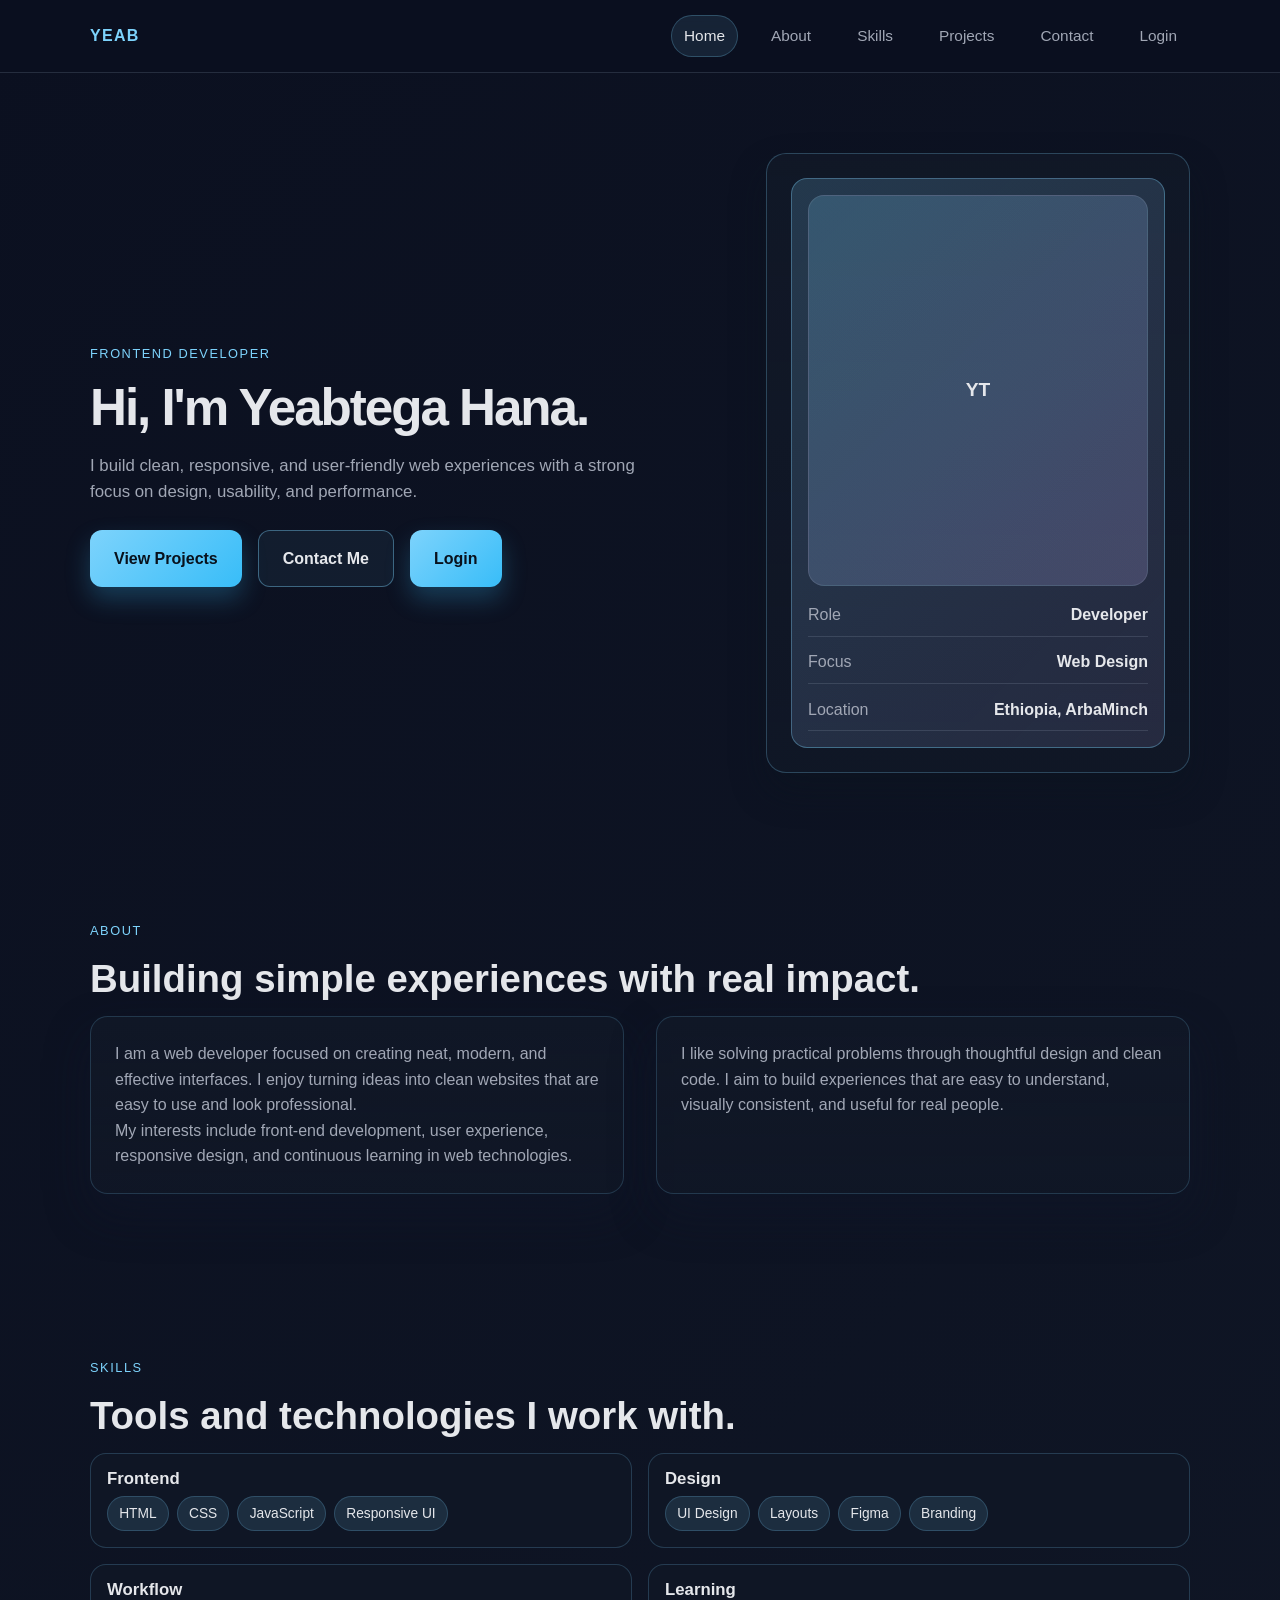
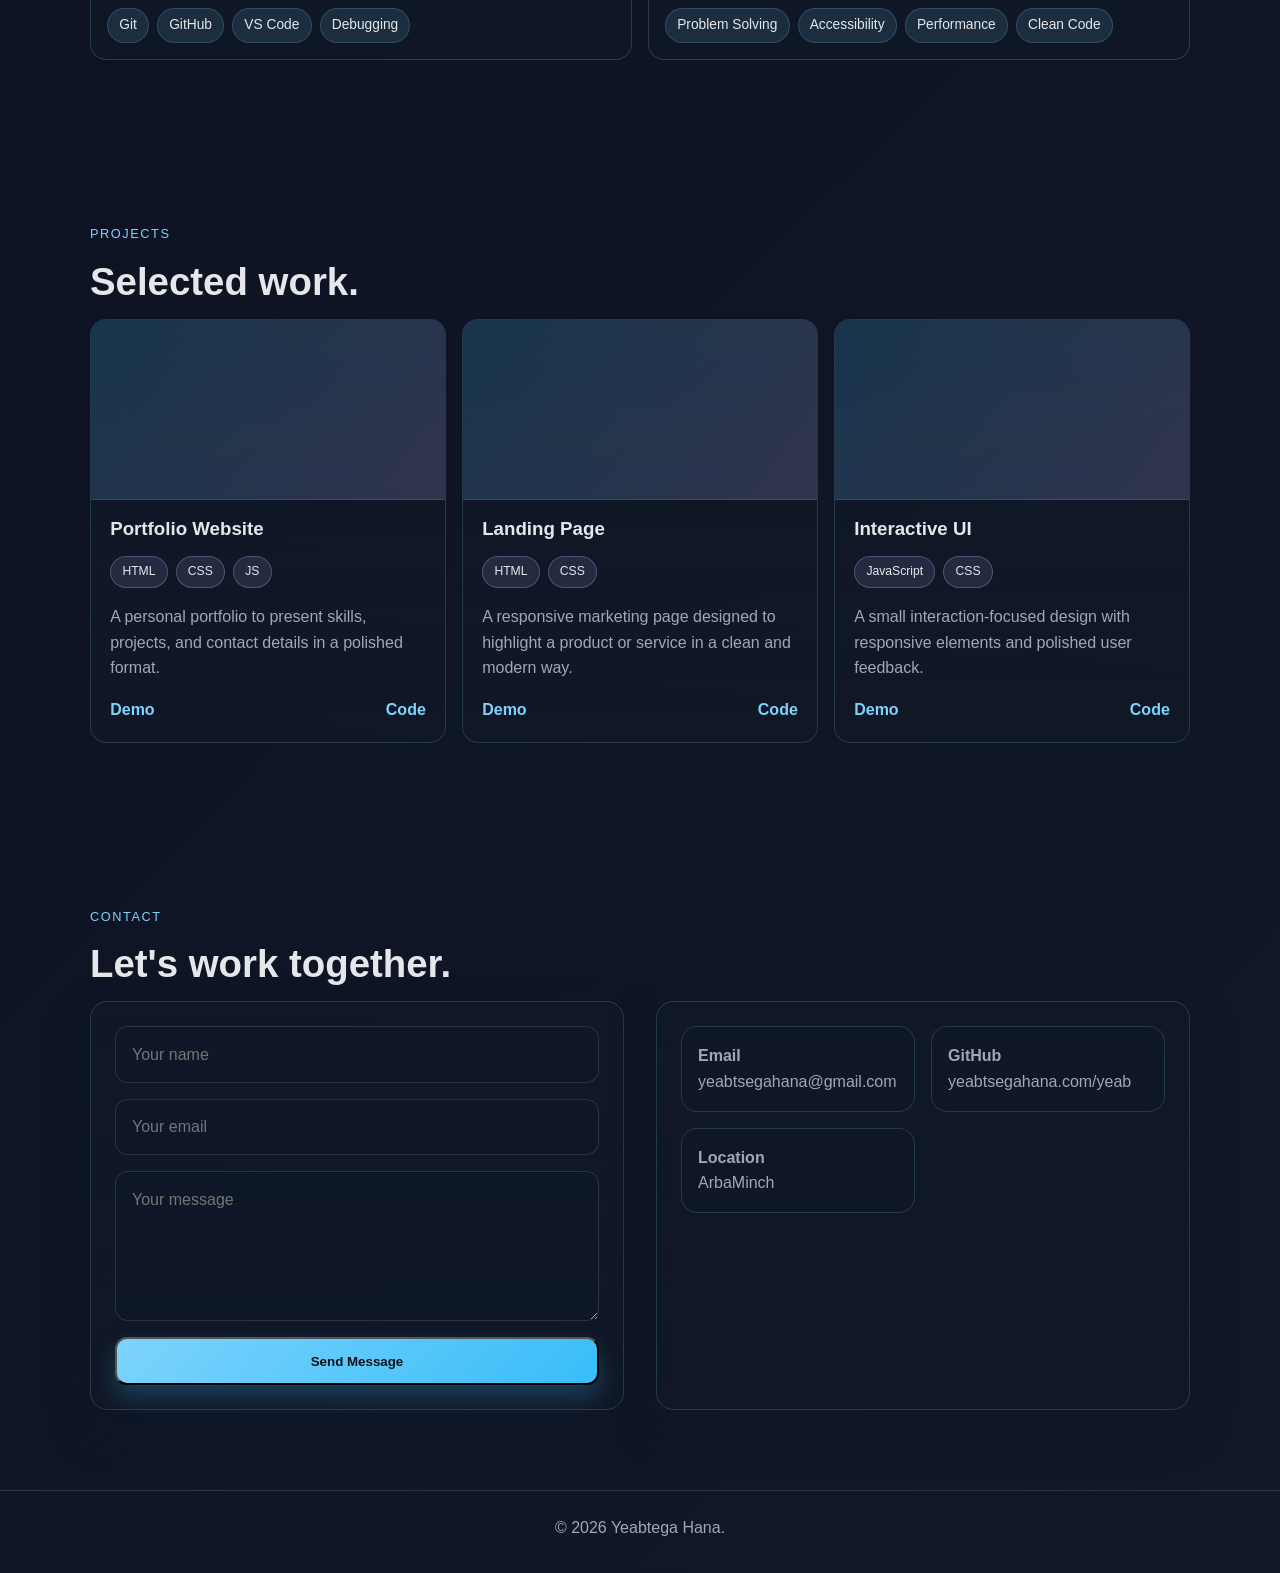
<file: Index.html>
<!DOCTYPE html>
<html lang="en">
  <head>
    <meta charset="UTF-8" />
    <meta name="viewport" content="width=device-width, initial-scale=1.0" />
    <title>Yeabtega Hana | Portfolio</title>
    <meta
      name="description"
      content="Personal portfolio website for Yeab Tsegahana, featuring projects, skills, and contact information."
    />
    <link rel="stylesheet" href="style.css" />
  </head>
  <body>
    <header class="site-header">
      <div class="container navbar">
        <a href="#home" class="brand">Yeab</a>

        <button class="menu-toggle" aria-label="Open menu">☰</button>

        <nav class="nav-menu" aria-label="Main navigation">
          <a href="#home">Home</a>
          <a href="#about">About</a>
          <a href="#skills">Skills</a>
          <a href="#projects">Projects</a>
          <a href="#contact">Contact</a>
          <a href="login.html">Login</a>
        </nav>
      </div>
    </header>

    <main>
      <section id="home" class="hero reveal">
        <div class="container hero-grid">
          <div class="hero-copy reveal">
            <span class="section-tag">Frontend Developer</span>
            <h1>Hi, I'm Yeabtega Hana.</h1>
            <p>
              I build clean, responsive, and user-friendly web experiences with a
              strong focus on design, usability, and performance.
            </p>

            <div class="hero-actions">
              <a href="#projects" class="btn btn-primary">View Projects</a>
              <a href="#contact" class="btn btn-secondary">Contact Me</a>
              <a href="login.html" class="btn btn-primary">Login</a>
            </div>
          </div>

          <div class="hero-card reveal">
            <div class="profile-box reveal">
              <div class="profile-image">YT</div>
              <div class="info-list">
                <div class="info-item">
                  <span>Role</span>
                  <strong>Developer</strong>
                </div>
                <div class="info-item">
                  <span>Focus</span>
                  <strong>Web Design</strong>
                </div>
                <div class="info-item">
                  <span>Location</span>
                  <strong>Ethiopia, ArbaMinch</strong>
                </div>
              </div>
            </div>
          </div>
        </div>
      </section>

      <section id="about" class="reveal">
        <div class="container">
          <span class="section-tag">About</span>
          <h2>Building simple experiences with real impact.</h2>

          <div class="grid about-grid">
            <div class="card reveal">
              <p>
                I am a web developer focused on creating neat, modern, and effective
                interfaces. I enjoy turning ideas into clean websites that are easy to
                use and look professional.
              </p>
              <p>
                My interests include front-end development, user experience, responsive
                design, and continuous learning in web technologies.
              </p>
            </div>

            <div class="card reveal">
              <p>
                I like solving practical problems through thoughtful design and clean
                code. I aim to build experiences that are easy to understand, visually
                consistent, and useful for real people.
              </p>
            </div>
          </div>
        </div>
      </section>

      <section id="skills" class="reveal">
        <div class="container">
          <span class="section-tag">Skills</span>
          <h2>Tools and technologies I work with.</h2>

          <div class="skill-list">
            <div class="skill-item reveal">
              <h3>Frontend</h3>
              <ul>
                <li>HTML</li>
                <li>CSS</li>
                <li>JavaScript</li>
                <li>Responsive UI</li>
              </ul>
            </div>

            <div class="skill-item reveal">
              <h3>Design</h3>
              <ul>
                <li>UI Design</li>
                <li>Layouts</li>
                <li>Figma</li>
                <li>Branding</li>
              </ul>
            </div>

            <div class="skill-item reveal">
              <h3>Workflow</h3>
              <ul>
                <li>Git</li>
                <li>GitHub</li>
                <li>VS Code</li>
                <li>Debugging</li>
              </ul>
            </div>

            <div class="skill-item reveal">
              <h3>Learning</h3>
              <ul>
                <li>Problem Solving</li>
                <li>Accessibility</li>
                <li>Performance</li>
                <li>Clean Code</li>
              </ul>
            </div>
          </div>
        </div>
      </section>

      <section id="projects" class="reveal">
        <div class="container">
          <span class="section-tag">Projects</span>
          <h2>Selected work.</h2>

          <div class="project-list">
            <article class="project-card reveal">
              <div class="project-thumb" aria-hidden="true"></div>
              <div class="project-body">
                <h3>Portfolio Website</h3>
                <div class="tag-list">
                  <span class="tag">HTML</span>
                  <span class="tag">CSS</span>
                  <span class="tag">JS</span>
                </div>
                <p>
                  A personal portfolio to present skills, projects, and contact details in a polished format.
                </p>
                <div class="project-links">
                  <a href="#">Demo</a>
                  <a href="#">Code</a>
                </div>
              </div>
            </article>

            <article class="project-card reveal">
              <div class="project-thumb" aria-hidden="true"></div>
              <div class="project-body">
                <h3>Landing Page</h3>
                <div class="tag-list">
                  <span class="tag">HTML</span>
                  <span class="tag">CSS</span>
                </div>
                <p>
                  A responsive marketing page designed to highlight a product or service in a clean and modern way.
                </p>
                <div class="project-links">
                  <a href="#">Demo</a>
                  <a href="#">Code</a>
                </div>
              </div>
            </article>

            <article class="project-card reveal">
              <div class="project-thumb" aria-hidden="true"></div>
              <div class="project-body">
                <h3>Interactive UI</h3>
                <div class="tag-list">
                  <span class="tag">JavaScript</span>
                  <span class="tag">CSS</span>
                </div>
                <p>
                  A small interaction-focused design with responsive elements and polished user feedback.
                </p>
                <div class="project-links">
                  <a href="#">Demo</a>
                  <a href="#">Code</a>
                </div>
              </div>
            </article>
          </div>
        </div>
      </section>

      <section id="contact" class="reveal">
        <div class="container">
          <span class="section-tag">Contact</span>
          <h2>Let's work together.</h2>

          <div class="grid contact-grid">
            <div class="card reveal">
              <form class="contact-form">
                <input type="text" placeholder="Your name" aria-label="Your name" />
                <input type="email" placeholder="Your email" aria-label="Your email" />
                <textarea placeholder="Your message" aria-label="Your message"></textarea>
                <button type="submit" class="btn btn-primary">Send Message</button>
              </form>
            </div>

            <div class="card reveal">
              <div class="social-list">
                <div class="social-item reveal">
                  <strong>Email</strong><br />
                  yeabtsegahana@gmail.com
                </div>
                <div class="social-item reveal">
                  <strong>GitHub</strong><br />
                  yeabtsegahana.com/yeab
                </div>
                
                <div class="social-item reveal">
                  <strong>Location</strong><br />
                  ArbaMinch
                </div>
              </div>
            </div>
          </div>
        </div>
      </section>
    </main>

    <footer class="site-footer">
      <div class="container">
        <p>© 2026 Yeabtega Hana. </p>
      </div>
    </footer>

    <script src="script.js"></script>
  </body>
</html>
</file>
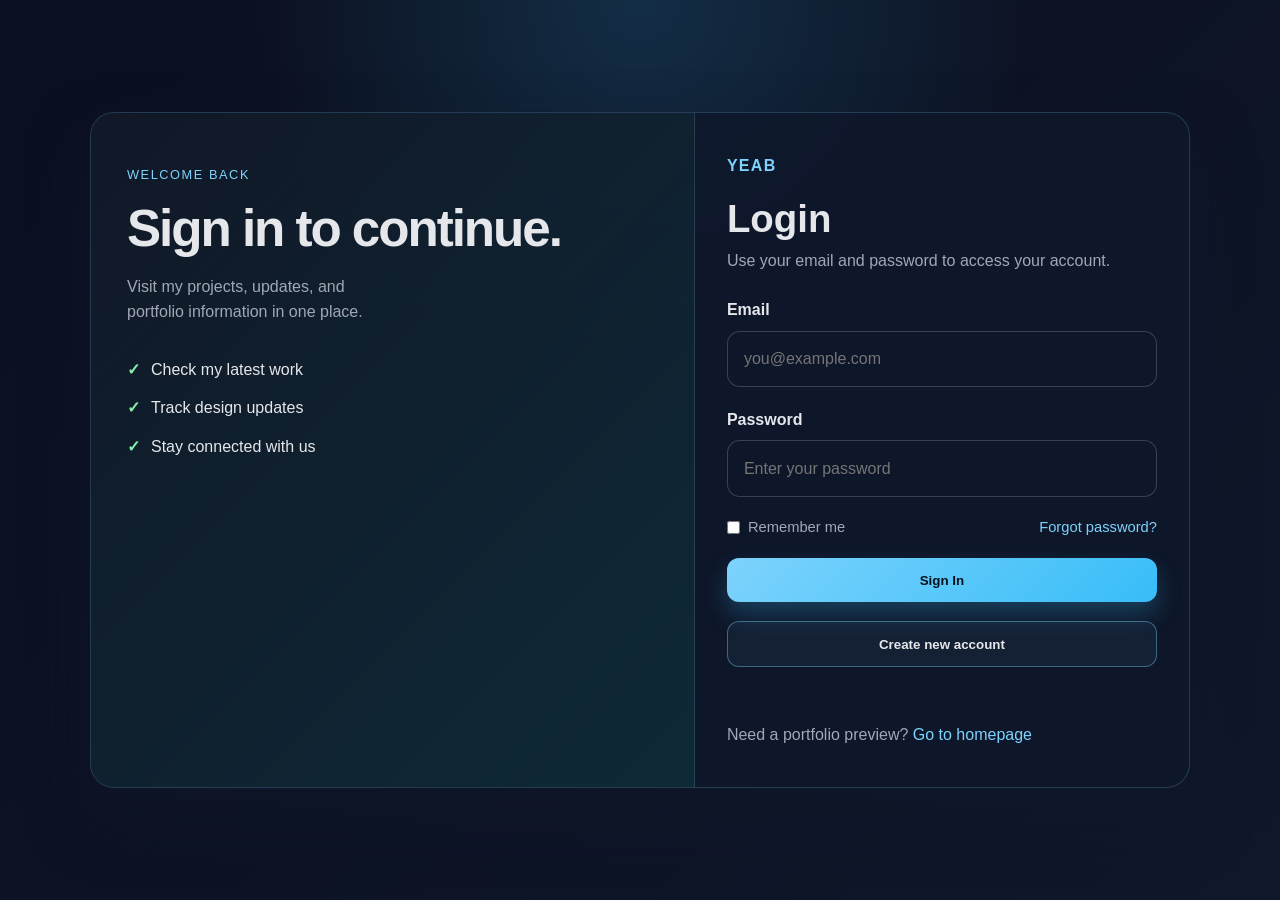
<file: login.html>
<!DOCTYPE html>
<html lang="en">
  <head>
    <meta charset="UTF-8" />
    <meta name="viewport" content="width=device-width, initial-scale=1.0" />
    <title>Yeab | Login</title>
    <meta
      name="description"
      content="Login page for the Yeab portfolio website."
    />
    <link rel="stylesheet" href="style.css" />
  </head>
  <body class="login-body">
    <div class="login-shell">
      <div class="login-panel">
        <aside class="login-visual">
          <span class="section-tag">Welcome back</span>
          <h1>Sign in to continue.</h1>
          <p>
            Visit my projects, updates, and portfolio information in one place.
          </p>

          <ul class="login-benefits">
            <li>Check my latest work</li>
            <li>Track design updates</li>
            <li>Stay connected with us</li>
          </ul>
        </aside>

        <section class="login-form-wrap">
          <a href="Index.html" class="brand">Yeab</a>

          <h2>Login</h2>
          <p class="login-subtitle">Use your email and password to access your account.</p>

          <form class="login-form" novalidate>
            <label class="field">
              <span>Email</span>
              <input type="email" name="email" placeholder="you@example.com" required />
            </label>

            <label class="field">
              <span>Password</span>
              <input type="password" name="password" placeholder="Enter your password" required />
            </label>

            <div class="login-options">
              <label class="remember-me">
                <input type="checkbox" name="remember" />
                <span>Remember me</span>
              </label>
              <a href="Index.html">Forgot password?</a>
            </div>

            <button type="submit" class="btn btn-primary login-btn">Sign In</button>

            <button type="button" class="btn btn-secondary sign-up-btn" onclick="window.location.href='Index.html'">
              Create new account
            </button>

            <p class="form-message" aria-live="polite"></p>
          </form>

          <p class="signup-link">
            Need a portfolio preview?
            <a href="Index.html">Go to homepage</a>
          </p>
        </section>
      </div>
    </div>

    <script src="script.js"></script>
  </body>
</html>
</file>
<file: style.css>
:root {
  --bg: #0b1020;
  --bg-2: #111827;
  --panel: #121a2b;
  --panel-strong: #1a2438;
  --border: rgba(148, 163, 184, 0.2);
  --text: #e5e7eb;
  --muted: #a1a7b5;
  --accent: #7dd3fc;
  --accent-strong: #38bdf8;
  --highlight: #c4b5fd;
  --success: #86efac;
  --shadow: 0 20px 45px rgba(15, 23, 42, 0.45);
}

* {
  box-sizing: border-box;
  margin: 0;
  padding: 0;
}

html {
  scroll-behavior: smooth;
}

body {
  background: linear-gradient(135deg, var(--bg) 0%, var(--bg-2) 100%);
  color: var(--text);
  font-family: Arial, Helvetica, sans-serif;
  line-height: 1.6;
}

a {
  color: inherit;
  text-decoration: none;
}

img {
  max-width: 100%;
  display: block;
}

.container {
  width: min(1100px, calc(100% - 2rem));
  margin: 0 auto;
}

.site-header {
  position: sticky;
  top: 0;
  z-index: 20;
  background: rgba(11, 16, 32, 0.8);
  backdrop-filter: blur(14px);
  border-bottom: 1px solid var(--border);
}

.navbar {
  display: flex;
  align-items: center;
  justify-content: space-between;
  min-height: 72px;
}

.brand {
  font-weight: 700;
  letter-spacing: 0.08em;
  text-transform: uppercase;
  color: var(--accent);
}

.nav-menu {
  display: flex;
  align-items: center;
  gap: 1.25rem;
}

.nav-menu a {
  color: var(--muted);
  font-size: 0.96rem;
  transition: color 0.2s ease, background 0.2s ease, border-color 0.2s ease;
  padding: 0.5rem 0.75rem;
  border-radius: 999px;
  border: 1px solid transparent;
}

.nav-menu a:hover,
.nav-menu a:focus-visible,
.nav-menu a.active {
  color: var(--text);
  background: rgba(125, 211, 252, 0.1);
  border-color: rgba(125, 211, 252, 0.25);
}

.menu-toggle {
  display: none;
  background: transparent;
  border: 1px solid var(--border);
  border-radius: 0.5rem;
  color: var(--text);
  font-size: 1.3rem;
  padding: 0.45rem 0.7rem;
}

.reveal {
  opacity: 1;
  transform: none;
  transition: opacity 0.7s ease, transform 0.7s ease;
}

.card,
.skill-item,
.project-card,
.social-item,
.hero-card,
.profile-box,
.btn,
.nav-menu a {
  transition: transform 0.25s ease, box-shadow 0.25s ease, border-color 0.25s ease, background 0.25s ease;
}

.card:hover,
.skill-item:hover,
.project-card:hover,
.social-item:hover,
.hero-card:hover,
.profile-box:hover {
  transform: translateY(-4px);
  box-shadow: 0 16px 28px rgba(8, 17, 28, 0.32);
  border-color: rgba(125, 211, 252, 0.45);
  background: rgba(18, 26, 43, 0.96);
}

.btn:hover,
.btn:focus-visible {
  transform: translateY(-2px);
  box-shadow: 0 12px 25px rgba(56, 189, 248, 0.18);
}

section {
  padding: 5rem 0;
}

.section-tag {
  display: inline-block;
  color: var(--accent);
  font-size: 0.8rem;
  text-transform: uppercase;
  letter-spacing: 0.12em;
  margin-bottom: 1rem;
}

h1, h2, h3 {
  line-height: 1.1;
  margin-bottom: 1rem;
}

h1 {
  font-size: clamp(2.6rem, 4vw, 4.5rem);
  letter-spacing: -0.04em;
}

h2 {
  font-size: clamp(2rem, 3vw, 3rem);
}

.hero {
  padding-top: 5rem;
  padding-bottom: 4rem;
}

.hero-grid {
  display: grid;
  grid-template-columns: 1.2fr 0.8fr;
  align-items: center;
  gap: 2.5rem;
}

.hero-copy p {
  color: var(--muted);
  font-size: 1.05rem;
  max-width: 60ch;
}

.hero-actions {
  display: flex;
  flex-wrap: wrap;
  gap: 1rem;
  margin-top: 1.5rem;
}

.btn {
  display: inline-flex;
  align-items: center;
  justify-content: center;
  padding: 0.9rem 1.5rem;
  border-radius: 0.75rem;
  font-weight: 600;
  transition: transform 0.2s ease, box-shadow 0.2s ease;
}

.btn:hover,
.btn:focus-visible {
  transform: translateY(-2px);
}

.btn-primary {
  background: linear-gradient(135deg, #7dd3fc 0%, #38bdf8 100%);
  color: #08111c;
  box-shadow: 0 12px 25px rgba(56, 189, 248, 0.25);
}

.btn-secondary {
  border: 1px solid rgba(125, 211, 252, 0.4);
  background: rgba(125, 211, 252, 0.06);
  color: var(--text);
}

.hero-card {
  background: linear-gradient(180deg, rgba(17, 24, 39, 0.95), rgba(17, 24, 39, 0.78));
  border: 1px solid rgba(125, 211, 252, 0.25);
  border-radius: 1.25rem;
  padding: 1.5rem;
  box-shadow: 0 18px 35px rgba(12, 19, 31, 0.45);
}

.profile-box {
  background: linear-gradient(135deg, rgba(125, 211, 252, 0.18), rgba(196, 181, 253, 0.12));
  border: 1px solid rgba(125, 211, 252, 0.35);
  border-radius: 1rem;
  padding: 1rem;
}

.profile-image {
  width: 100%;
  aspect-ratio: 1 / 1.15;
  border-radius: 1rem;
  background: linear-gradient(135deg, rgba(125, 211, 252, 0.2), rgba(196, 181, 253, 0.2));
  display: flex;
  align-items: center;
  justify-content: center;
  color: var(--text);
  font-weight: 700;
  font-size: 1.2rem;
  border: 1px solid var(--border);
}

.info-list {
  margin-top: 1rem;
  display: grid;
  gap: 0.8rem;
  color: var(--muted);
}

.info-item {
  display: flex;
  justify-content: space-between;
  gap: 1rem;
  border-bottom: 1px solid var(--border);
  padding-bottom: 0.5rem;
}

.info-item strong {
  color: var(--text);
}

.grid {
  display: grid;
  gap: 2rem;
}

.about-grid,
.contact-grid {
  grid-template-columns: 1fr 1fr;
}

.card {
  background: linear-gradient(180deg, rgba(17, 24, 39, 0.88), rgba(17, 24, 39, 0.72));
  border: 1px solid rgba(125, 211, 252, 0.18);
  border-radius: 1.1rem;
  padding: 1.5rem;
  box-shadow: var(--shadow);
}

.card p,
.card li {
  color: var(--muted);
}

.skill-list,
.project-list,
.social-list {
  display: grid;
  gap: 1rem;
}

.skill-list {
  grid-template-columns: repeat(2, minmax(0, 1fr));
}

.skill-item {
  background: rgba(17, 24, 39, 0.82);
  border: 1px solid rgba(125, 211, 252, 0.2);
  border-radius: 1rem;
  padding: 1rem;
}

.skill-item h3 {
  margin-bottom: 0.5rem;
  font-size: 1.05rem;
}

.skill-item ul {
  list-style: none;
  display: flex;
  flex-wrap: wrap;
  gap: 0.5rem;
}

.skill-item li {
  background: rgba(125, 211, 252, 0.12);
  border: 1px solid rgba(125, 211, 252, 0.2);
  color: var(--text);
  border-radius: 999px;
  padding: 0.35rem 0.7rem;
  font-size: 0.86rem;
}

.project-list {
  grid-template-columns: repeat(3, minmax(0, 1fr));
}

.project-card {
  background: linear-gradient(180deg, rgba(17, 24, 39, 0.9), rgba(17, 24, 39, 0.7));
  border: 1px solid rgba(125, 211, 252, 0.18);
  border-radius: 1rem;
  overflow: hidden;
}

.project-thumb {
  height: 180px;
  background: linear-gradient(135deg, rgba(56, 189, 248, 0.18), rgba(196, 181, 253, 0.18));
  border-bottom: 1px solid var(--border);
}

.project-body {
  padding: 1.2rem;
}

.project-body p {
  color: var(--muted);
  margin-bottom: 1rem;
}

.tag-list {
  display: flex;
  flex-wrap: wrap;
  gap: 0.5rem;
  margin-bottom: 1rem;
}

.tag {
  background: rgba(196, 181, 253, 0.12);
  border: 1px solid rgba(196, 181, 253, 0.28);
  border-radius: 999px;
  color: var(--text);
  padding: 0.35rem 0.7rem;
  font-size: 0.76rem;
}

.project-links {
  display: flex;
  justify-content: space-between;
  gap: 1rem;
  color: var(--accent);
  font-weight: 600;
}

.contact-form {
  display: grid;
  gap: 1rem;
}

.contact-form input,
.contact-form textarea {
  width: 100%;
  padding: 0.9rem 1rem;
  border-radius: 0.8rem;
  border: 1px solid var(--border);
  background: rgba(15, 23, 42, 0.7);
  color: var(--text);
  font: inherit;
}

.contact-form textarea {
  min-height: 150px;
  resize: vertical;
}

.social-list {
  grid-template-columns: repeat(2, minmax(0, 1fr));
}

.social-item {
  background: rgba(17, 24, 39, 0.82);
  border: 1px solid rgba(125, 211, 252, 0.18);
  border-radius: 1rem;
  padding: 1rem;
  color: var(--muted);
}

.site-footer {
  border-top: 1px solid var(--border);
  padding: 1.5rem 0 2rem;
  text-align: center;
  color: var(--muted);
}

.login-body {
  min-height: 100vh;
  display: grid;
  place-items: center;
  background:
    radial-gradient(circle at top, rgba(56, 189, 248, 0.16), transparent 35%),
    linear-gradient(135deg, var(--bg) 0%, #0f172a 100%);
}

.login-shell {
  width: min(1100px, calc(100% - 2rem));
  padding: 2rem 0;
}

.login-panel {
  display: grid;
  grid-template-columns: 1.1fr 0.9fr;
  background: rgba(15, 23, 42, 0.84);
  border: 1px solid rgba(125, 211, 252, 0.2);
  border-radius: 1.5rem;
  overflow: hidden;
  box-shadow: 0 30px 60px rgba(15, 23, 42, 0.5);
}

.login-visual {
  padding: 3rem 2.25rem;
  background: linear-gradient(135deg, rgba(17, 24, 39, 0.96), rgba(15, 118, 110, 0.2));
  border-right: 1px solid rgba(125, 211, 252, 0.2);
}

.login-visual h1 {
  margin-bottom: 1rem;
}

.login-visual p {
  color: var(--muted);
  max-width: 30ch;
}

.login-benefits {
  list-style: none;
  display: grid;
  gap: 0.8rem;
  margin-top: 2rem;
}

.login-benefits li {
  position: relative;
  padding-left: 1.5rem;
  color: var(--text);
}

.login-benefits li::before {
  content: "✓";
  position: absolute;
  left: 0;
  color: var(--success);
  font-weight: 700;
}

.login-form-wrap {
  padding: 2.5rem 2rem;
  display: flex;
  flex-direction: column;
  justify-content: center;
}

.login-form-wrap .brand {
  display: inline-block;
  margin-bottom: 1.2rem;
}

.login-form-wrap h2 {
  margin-bottom: 0.5rem;
}

.login-subtitle,
.signup-link {
  color: var(--muted);
}

.login-form {
  display: grid;
  gap: 1.2rem;
  margin-top: 1.5rem;
}

.field {
  display: grid;
  gap: 0.5rem;
}

.field span {
  color: var(--text);
  font-weight: 600;
}

.field input {
  width: 100%;
  padding: 0.9rem 1rem;
  border-radius: 0.8rem;
  border: 1px solid rgba(148, 163, 184, 0.3);
  background: rgba(15, 23, 42, 0.8);
  color: var(--text);
  font: inherit;
}

.field input:focus {
  outline: 2px solid rgba(125, 211, 252, 0.45);
  border-color: rgba(125, 211, 252, 0.7);
}

.login-options {
  display: flex;
  align-items: center;
  justify-content: space-between;
  gap: 1rem;
  color: var(--muted);
  font-size: 0.92rem;
}

.remember-me {
  display: inline-flex;
  align-items: center;
  gap: 0.5rem;
}

.login-options a,
.signup-link a {
  color: var(--accent);
}

.login-btn {
  width: 100%;
  border: none;
  cursor: pointer;
}

.sign-up-btn {
  width: 100%;
  cursor: pointer;
}

.form-message {
  min-height: 1.2rem;
  margin-top: -0.2rem;
  font-size: 0.92rem;
}

.form-message.success {
  color: var(--success);
}

.form-message.error {
  color: #fca5a5;
}

.signup-link {
  margin-top: 1.2rem;
}

@media (max-width: 860px) {
  .hero-grid,
  .about-grid,
  .contact-grid,
  .project-list {
    grid-template-columns: 1fr;
  }

  .project-list {
    grid-template-columns: 1fr;
  }

  .nav-menu {
    position: absolute;
    top: 72px;
    left: 1rem;
    right: 1rem;
    flex-direction: column;
    align-items: flex-start;
    background: rgba(17, 24, 39, 0.98);
    border: 1px solid var(--border);
    padding: 1rem;
    border-radius: 0.9rem;
    display: none;
  }

  .nav-menu.open {
    display: flex;
  }

  .menu-toggle {
    display: inline-flex;
  }

  .login-panel {
    grid-template-columns: 1fr;
  }

  .login-visual {
    border-right: none;
    border-bottom: 1px solid rgba(125, 211, 252, 0.2);
  }
}

@media (max-width: 620px) {
  .skill-list,
  .social-list {
    grid-template-columns: 1fr;
  }

  section {
    padding: 4rem 0;
  }
}
</file>
